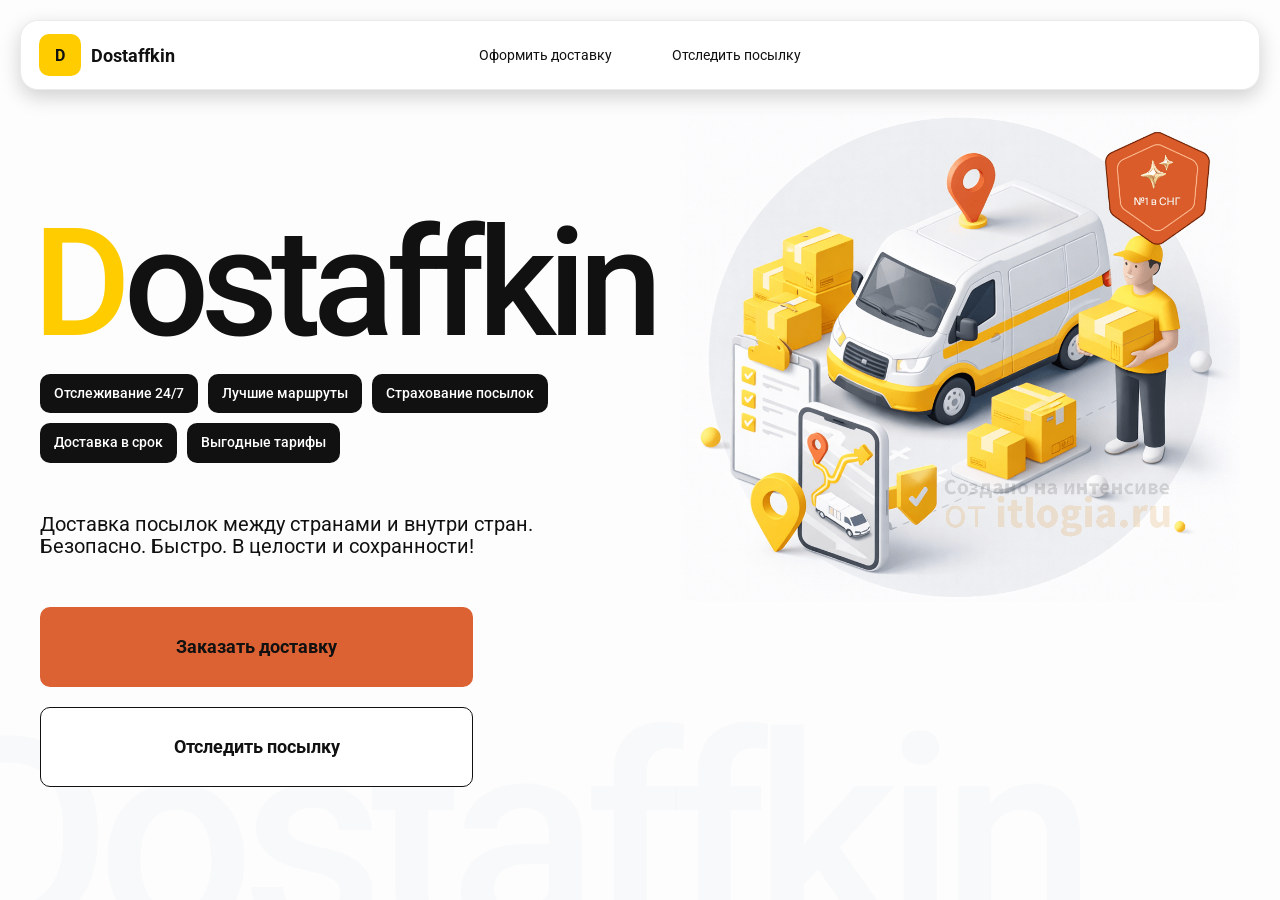
<file: index.html>
<!DOCTYPE html>
<html lang="ru">
<head>
    <meta charset="UTF-8">
    <meta name="viewport" content="width=device-width,initial-scale=1,maximum-scale=1,user-scalable=0"/>
    <title>Dostaffkin — Доставка посылок между странами и внутри стран. Безопасно. Быстро. В целости и
        сохранности!</title>

    <link rel="stylesheet" href="styles/base.css"/>
    <link rel="stylesheet" href="styles/base_adaptive.css"/>
    <link rel="stylesheet" href="styles/index.css"/>
    <link rel="stylesheet" href="styles/index_adaptive.css"/>
</head>
<body>

<div class="container">

    <header class="header">
        <a class="header-brand" href="#">
            <div class="header-logo">D</div>
            <div class="header-title">Dostaffkin</div>
        </a>
        <nav class="header-menu">
            <a class="header-link" href="./order.html">Оформить <span>доставку</span></a>
            <a class="header-link" href="./track.html">Отследить <span>посылку</span></a>
        </nav>
    </header>

    <main class="main">
        <section class="main-info">
            <div class="main-title">
                <span>D</span>ostaffkin
            </div>
            <div class="main-features">
                <div class="main-feature">Отслеживание 24/7</div>
                <div class="main-feature">Лучшие маршруты</div>
                <div class="main-feature">Страхование посылок</div>
                <div class="main-feature">Доставка в срок</div>
                <div class="main-feature">Выгодные тарифы</div>
            </div>
            <div class="main-description">
                Доставка посылок между странами и внутри стран.
                Безопасно. Быстро. В целости и сохранности!
            </div>
            <div class="main-actions">
                <a class="button" type="button" href="./order.html">Заказать доставку</a>
                <a class="button button-white" type="button" href="./track.html">Отследить посылку</a>
            </div>
        </section>
        <div class="main-title-ghost">Dostaffkin</div>
        <section class="main-image">
            <img src="images/main-image.png" alt="Main image"/>
        </section>
    </main>

</div>

</body>
</html>
</file>
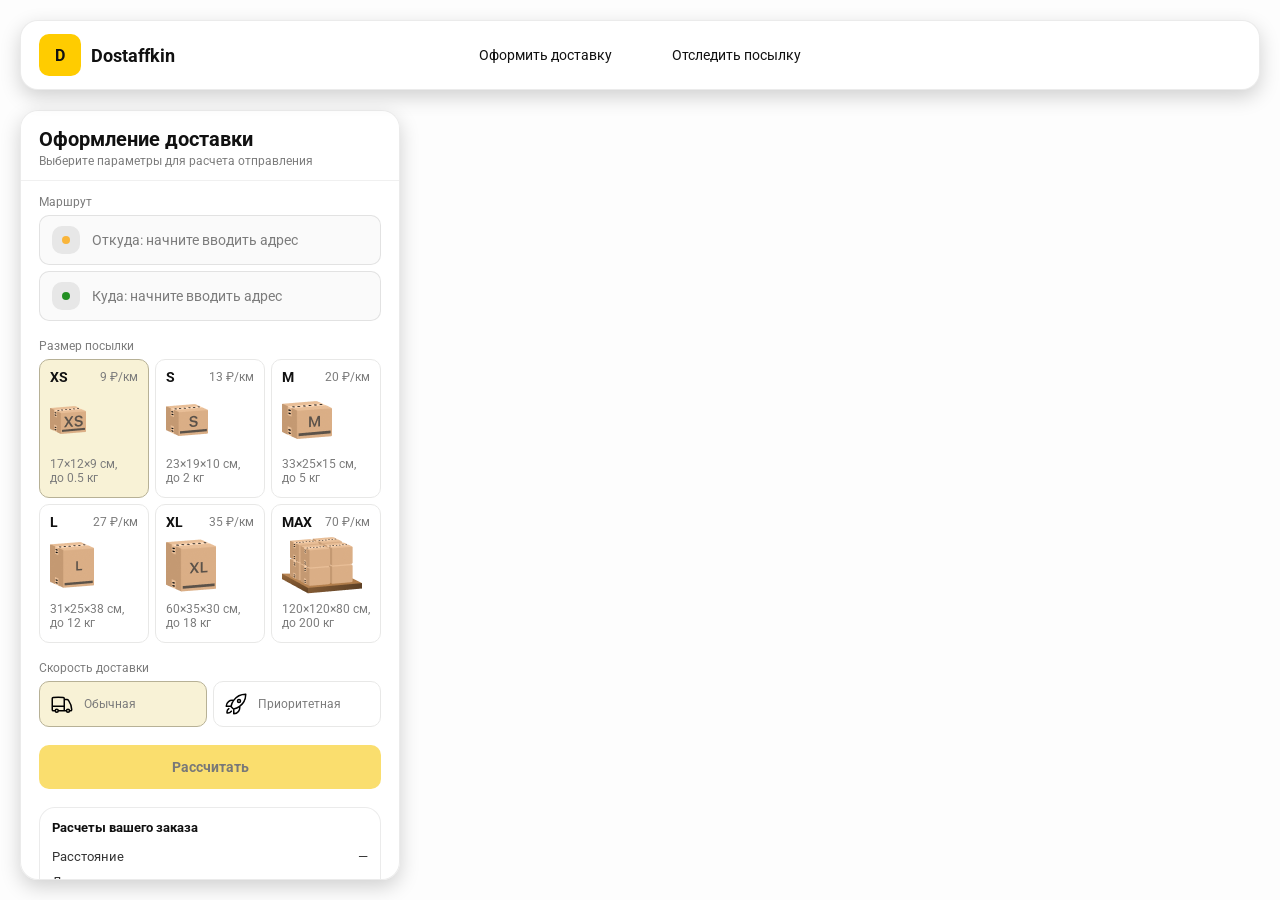
<file: order.html>
<!doctype html>
<html lang="ru">
<head>
    <meta charset="utf-8"/>
    <meta name="viewport" content="width=device-width,initial-scale=1,maximum-scale=1,user-scalable=0"/>
    <title>Оформление доставки</title>

    <link rel="stylesheet" href="styles/base.css"/>
    <link rel="stylesheet" href="styles/base_adaptive.css"/>

    <link rel="stylesheet" href="styles/order.css"/>
    <link rel="stylesheet" href="styles/order_adaptive.css"/>

    <script src="https://api-maps.yandex.ru/2.1/?lang=ru_RU&apikey=281306ed-1cef-46ac-9d2d-6e76b0856dc1&suggest_apikey=db7b5dc1-58e1-4e07-a41d-57877790d0ab" type="text/javascript"></script>
</head>
<body>

<div id="map"></div>

<header class="header">
    <a class="header-brand" href="./index.html">
        <div class="header-logo">D</div>
        <div class="header-title">Dostaffkin</div>
    </a>
    <nav class="header-menu">
        <a class="header-link" href="#">Оформить <span>доставку</span></a>
        <a class="header-link" href="./track.html">Отследить <span>посылку</span></a>
    </nav>
</header>

<aside class="main" id="sidebar">
    <div class="main-header">
        <div class="main-title">Оформление доставки</div>
        <div class="main-text">Выберите параметры для расчета отправления</div>
    </div>

    <div class="main-content">
        <div class="main-route">
            <div class="main-block-title">Маршрут</div>
            <div class="main-fields">
                <div class="main-field" id="fromField">
                    <div class="main-pin"></div>
                    <input id="from" placeholder="Откуда: начните вводить адрес" autocomplete="off"/>
                    <div class="main-ac" id="fromAc" role="listbox" aria-label="Подсказки адресов"></div>
                </div>

                <div class="main-field" id="toField">
                    <div class="main-pin"></div>
                    <input id="to" placeholder="Куда: начните вводить адрес" autocomplete="off"/>
                    <div class="main-ac" id="toAc" role="listbox" aria-label="Подсказки адресов"></div>
                </div>
            </div>
        </div>
        <div class="main-package">
            <div class="main-block-title">Размер посылки</div>

            <div class="main-sizes">
                <div class="main-size-card is-active" data-value="xs">
                    <div class="main-size-top">
                        <div class="main-size-label">XS</div>
                        <div class="main-size-rate">9 ₽/км</div>
                    </div>
                    <div class="main-size-media">
                        <img src="images/sizes/xs.png" alt="Короб XS"/>
                    </div>
                    <div class="main-size-description">17×12×9 см,<br>до 0.5 кг</div>
                </div>

                <div class="main-size-card" data-value="s">
                    <div class="main-size-top">
                        <div class="main-size-label">S</div>
                        <div class="main-size-rate">13 ₽/км</div>
                    </div>
                    <div class="main-size-media">
                        <img src="images/sizes/s.png" alt="Короб S"/>
                    </div>
                    <div class="main-size-description">23×19×10 см,<br>до 2 кг</div>
                </div>

                <div class="main-size-card" data-value="m">
                    <div class="main-size-top">
                        <div class="main-size-label">M</div>
                        <div class="main-size-rate">20 ₽/км</div>
                    </div>
                    <div class="main-size-media">
                        <img src="images/sizes/m.png" alt="Короб M"/>
                    </div>
                    <div class="main-size-description">33×25×15 см,<br>до 5 кг</div>
                </div>

                <div class="main-size-card" data-value="l">
                    <div class="main-size-top">
                        <div class="main-size-label">L</div>
                        <div class="main-size-rate">27 ₽/км</div>
                    </div>
                    <div class="main-size-media">
                        <img src="images/sizes/l.png" alt="Короб L"/>
                    </div>
                    <div class="main-size-description">31×25×38 см,<br>до 12 кг</div>
                </div>

                <div class="main-size-card" data-value="xl">
                    <div class="main-size-top">
                        <div class="main-size-label">XL</div>
                        <div class="main-size-rate">35 ₽/км</div>
                    </div>
                    <div class="main-size-media">
                        <img src="images/sizes/xl.png" alt="Короб XL"/>
                    </div>
                    <div class="main-size-description">60×35×30 см,<br>до 18 кг</div>
                </div>

                <div class="main-size-card" data-value="max">
                    <div class="main-size-top">
                        <div class="main-size-label">MAX</div>
                        <div class="main-size-rate">70 ₽/км</div>
                    </div>
                    <div class="main-size-media main-size-media-palleta">
                        <img src="images/sizes/max.png" alt="Паллета"/>
                    </div>
                    <div class="main-size-description">120×120×80 см,<br>до 200 кг</div>
                </div>
            </div>
        </div>

        <div class="main-speed">
            <div class="main-block-title">Скорость доставки</div>

            <div class="main-speeds">
                <div class="main-speed-card is-active" data-value="regular">
                    <img class="main-speed-media" src="images/icons/regular.svg" alt="Regular"/>
                    <div class="main-speed-description">Обычная</div>
                </div>
                <div class="main-speed-card" data-value="fast">
                    <img class="main-speed-media" src="images/icons/fast.svg" alt="Fast"/>
                    <div class="main-speed-description">Приоритетная</div>
                </div>

            </div>
        </div>

        <div class="main-calculate-block">
            <button id="calc" class="button calculate-button" type="button" disabled>Рассчитать</button>
        </div>
        <div class="main-result" id="result">
            <div class="main-result-title">Расчеты вашего заказа</div>
            <div class="main-result-lines">
                <div class="main-result-line"><span>Расстояние</span><span id="distanceValue">—</span></div>
                <div class="main-result-line"><span>Доставим через</span><span id="durationValue">—</span></div>
                <div class="main-result-line"><span>Тариф</span><span id="rateValue">—</span></div>
            </div>
            <div class="main-price">
                <div class="main-price-label">Итого</div>
                <div class="main-price-value" id="totalValue">—</div>
            </div>
        </div>
        <div class="main-order-box">
            <div class="main-order-form" id="orderForm">
                <div class="main-order-title">Оформление доставки</div>
                <div class="main-block-info-row">
                    <div class="main-block-title">Контакты</div>
                    <div class="order-fields">
                        <div class="main-field">
                            <input id="customerName" placeholder="Ваше имя" autocomplete="off"/>
                        </div>
                        <div class="main-field">
                            <input id="customerPhone" placeholder="Ваш телефон" autocomplete="off" inputmode="tel"/>
                        </div>
                    </div>
                </div>
                <div class="main-block-info-row extra-info">
                    <div class="main-block-title">Дополнительная информация</div>
                    <div class="main-field textarea">
                        <textarea id="comment" placeholder="Детали доставки и комментарии"></textarea>
                    </div>
                </div>
                <button id="submit" class="button main-submit-request" type="button" disabled>Отправить
                    заявку
                </button>
            </div>

            <div class="main-order-success" id="orderSuccess">
                <div class="main-success-icon">✓</div>
                <div class="main-success-title">Заявка отправлена!</div>
                <div class="main-success-title">Номер отправления – <span id="orderId"></span></div>
                <div class="main-success-subtitle">Мы скоро свяжемся с вами</div>
            </div>
        </div>
    </div>

</aside>

<script src="scripts/order.js"></script>

</body>
</html>
</file>
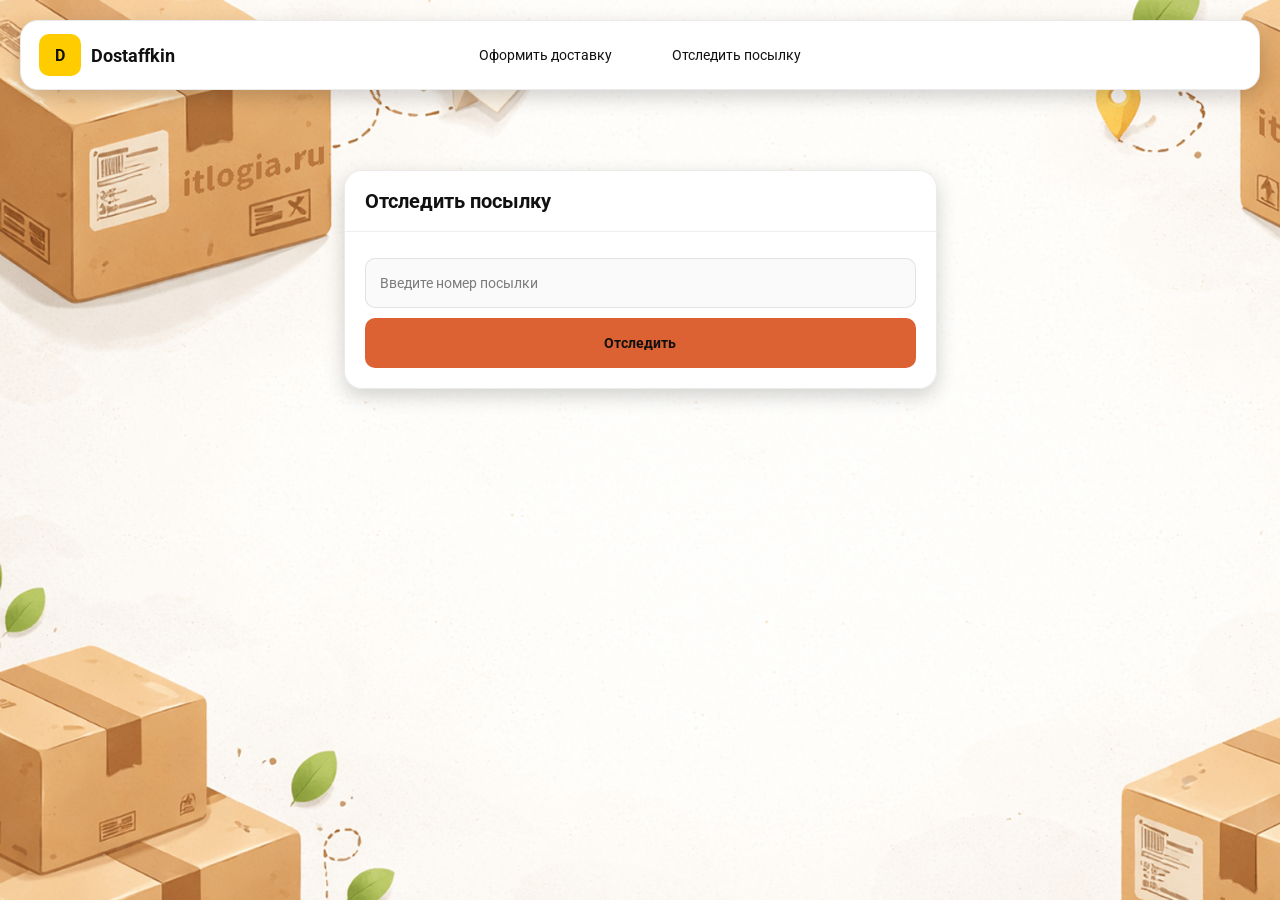
<file: track.html>
<!doctype html>
<html lang="ru">
<head>
    <meta charset="utf-8"/>
    <meta name="viewport" content="width=device-width,initial-scale=1,maximum-scale=1,user-scalable=0"/>
    <title>Отследить посылку</title>
    <link rel="stylesheet" href="styles/base.css"/>
    <link rel="stylesheet" href="styles/base_adaptive.css"/>

    <link rel="stylesheet" href="styles/track.css"/>
    <link rel="stylesheet" href="styles/track_adaptive.css"/>
</head>
<body>

<div class="container">

    <header class="header">
        <a class="header-brand" href="./index.html">
            <div class="header-logo">D</div>
            <div class="header-title">Dostaffkin</div>
        </a>
        <nav class="header-menu">
            <a class="header-link" href="./order.html">Оформить <span>доставку</span></a>
            <a class="header-link" href="#">Отследить <span>посылку</span></a>
        </nav>
    </header>

    <main class="track-content">

        <section class="track-card track-search">
            <div class="track-title">Отследить посылку</div>
            <div class="track-action">
                <div class="main-field track-field">
                    <input id="trackNumber" placeholder="Введите номер посылки" autocomplete="off"/>
                </div>
                <button id="trackButton" class="button track-button" type="button">Отследить</button>
            </div>
        </section>

        <section class="track-card track-result" id="trackResult">
            <div class="track-result-header">
                <div class="track-id" id="trackIdValue"></div>
                <div class="track-routes">
                    <div class="track-route">
                        <div class="track-route-pin">
                            <svg xmlns="http://www.w3.org/2000/svg" fill="none" viewBox="0 0 24 24" stroke-width="1.5"
                                 stroke="orange" class="size-6">
                                <path stroke-linecap="round" stroke-linejoin="round"
                                      d="M15 10.5a3 3 0 1 1-6 0 3 3 0 0 1 6 0Z"/>
                                <path stroke-linecap="round" stroke-linejoin="round"
                                      d="M19.5 10.5c0 7.142-7.5 11.25-7.5 11.25S4.5 17.642 4.5 10.5a7.5 7.5 0 1 1 15 0Z"/>
                            </svg>
                        </div>
                        <div class="track-route-address" id="trackFromValue">
                            Откуда: Москва, улица Арбат, 1
                        </div>
                    </div>
                    <div class="track-route track-route-arrow">
                        <svg xmlns="http://www.w3.org/2000/svg" fill="none" viewBox="0 0 24 24" stroke-width="1.5"
                             stroke="currentColor" class="size-6">
                            <path stroke-linecap="round" stroke-linejoin="round"
                                  d="M19.5 13.5 12 21m0 0-7.5-7.5M12 21V3"/>
                        </svg>
                    </div>
                    <div class="track-route">
                        <div class="track-route-pin">
                            <svg xmlns="http://www.w3.org/2000/svg" fill="none" viewBox="0 0 24 24" stroke-width="1.5"
                                 stroke="green" class="size-6">
                                <path stroke-linecap="round" stroke-linejoin="round"
                                      d="M15 10.5a3 3 0 1 1-6 0 3 3 0 0 1 6 0Z"/>
                                <path stroke-linecap="round" stroke-linejoin="round"
                                      d="M19.5 10.5c0 7.142-7.5 11.25-7.5 11.25S4.5 17.642 4.5 10.5a7.5 7.5 0 1 1 15 0Z"/>
                            </svg>
                        </div>
                        <div class="track-route-address" id="trackToValue">
                            Куда: Минск, проспект Независимости, 58
                        </div>
                    </div>
                </div>
            </div>
            <div class="track-info">
                <div class="track-status-title">Статус данной посылки:</div>
                <div class="track-status-list" id="trackStatusList"></div>
            </div>
        </section>

    </main>

</div>

<script src="scripts/track.js"></script>

</body>
</html>
</file>
<file: styles/base.css>
*, *::before, *::after {
    box-sizing: border-box;
}

@font-face {
    font-family: "Roboto";
    src: url("../fonts/Roboto-Regular.ttf");
    font-weight: normal;
}

@font-face {
    font-family: "Roboto";
    src: url("../fonts/Roboto-Bold.ttf");
    font-weight: bold;
}

@font-face {
    font-family: "Roboto";
    src: url("../fonts/Roboto-Medium.ttf");
    font-weight: 500;
}

html, body {
    margin: 0;
    color: #111111;
    font-family: "Roboto", sans-serif;
}

body {
    background: #FDFDFD;
}

.header {
    border-radius: 18px;
    box-shadow: 0 7px 20px 0 #0000002E;
    backdrop-filter: blur(10px);
    background: #ffffff;
    left: 20px;
    border: 1px solid rgba(0, 0, 0, 0.08);
    position: fixed;
    right: 20px;
    top: 20px;
    padding: 14px 18px;
    height: 70px;
    display: flex;
    align-items: center;
    z-index: 6;
}

.header-brand {
    display: flex;
    align-items: center;
    text-decoration: none;
    gap: 10px;
}

.header-logo {
    width: 42px;
    height: 42px;
    border-radius: 10px;
    background: #FFCC00;
    display: grid;
    place-items: center;
    font-weight: bold;
    color: #111;
}

.header-title {
    font-size: 18px;
    font-weight: bold;
    color: #111111;
    text-decoration: none;
}

.header-menu {
    display: flex;
    align-items: center;
    gap: 60px;
    margin: 0;
    position: absolute;
    left: 50%;
    transform: translateX(-50%);
}

.header-link {
    font-size: 14px;
    color: #111111;
    text-decoration: none;
}

.button {
    border: 0;
    outline: none;
    height: 44px;
    border-radius: 10px;
    font-size: 14px;
    font-weight: bold;
    cursor: pointer;
    font-family: inherit;
    transition: transform .08s ease, opacity .12s ease;
    background: #DC6133;
    color: #111111;
    text-align: center;
    text-decoration: none;
}

.button:hover {
    background-color: #E5BC19;
}

.button:disabled {
    cursor: not-allowed;
    background-color: #FADE6E;
    color: #787878;
    transform: none;
}

.button.button-white {
    background: #ffffff;
    border: 1px solid #111111;
}

.button.button-white:hover {
    background: rgb(241 241 241);
}

.main-field {
    display: flex;
    align-items: center;
    margin-top: 6px;
    gap: 10px;
    border: 1px solid #1111111A;
    background: #FAFAFA;
    border-radius: 10px;
    padding: 10px 12px;
    position: relative;
    box-sizing: border-box;
    height: 50px;
}

.main-field.textarea {
    height: auto;
}

.main-pin {
    width: 28px;
    height: 28px;
    border-radius: 10px;
    background: rgba(17, 17, 17, 0.08);
    display: grid;
    place-items: center;
    flex: 0 0 auto;
    position: relative;
}

.main-pin::before {
    content: "";
    width: 8px;
    height: 8px;
    border-radius: 999px;
    background: orange;
    opacity: .75;
    display: block;
}

.main-field:last-child .main-pin::before {
    background: green;
    opacity: .85;
}

input, textarea {
    width: 100%;
    border: 0;
    outline: none;
    background: transparent;
    font-size: 14px;
    color: #111111;
    font-family: inherit;
}

textarea {
    resize: vertical;
    min-height: 72px;
    padding: 2px 0;
}

input::placeholder, textarea::placeholder {
    color: #7C7C7C;
}

.main-field:focus-within {
    border-color: rgba(0, 0, 0, 0.20);
    box-shadow: 0 0 0 4px rgba(255, 204, 0, 0.35);
    background: rgba(255, 255, 255, 0.75);
}
</file>
<file: styles/base_adaptive.css>
@media (max-width: 767px) {
    .header {
        left: 10px;
        right: 10px;
        top: 10px;
    }

    .header-link span {
        display: none;
    }

    .header-menu {
        gap: 20px;
        justify-content: flex-start;
        margin: 0 0 0 30px;
        position: static;
        transform: none;
    }
}

@media (max-width: 420px) {
    .header-title {
        display: none;
    }
}

@media (max-width: 374px) {
    .header-menu {
        gap: 10px;
        margin: 0 0 0 10px;
    }
}
</file>
<file: styles/index.css>
.container {
    overflow: hidden;
    min-height: 100vh;
}

.main {
    padding: 111px 40px 40px;
    position: relative;
    display: flex;
}

.main-info {
    max-width: 840px;
    width: 100%;
    position: relative;
}

.main-title {
    margin-top: 98px;
    font-weight: 500;
    font-size: 200px;
    line-height: 1;
    letter-spacing: -0.05em;
    color: #111111;
    left: -15px;
    position: relative;
}

.main-title span {
    color: #ffcc00;
}

.main-features {
    margin-top: 15px;
    display: flex;
    flex-wrap: wrap;
    gap: 10px;
}

.main-feature {
    background: #111111;
    color: #ffffff;
    padding: 12px 14px;
    font-weight: 500;
    font-size: 14px;
    line-height: 1.1;
    border-radius: 10px;
}
.main-description {
    margin-top: 50px;
    max-width: 500px;
    font-size: 20px;
    line-height: 1.1;
    color: #111111;
}

.main-actions {
    margin-top: 50px;
    display: flex;
    flex-direction: column;
    gap: 20px;
}

.main-actions .button {
    height: 80px;
    width: 433px;
    font-size: 18px;
    font-weight: bold;
    place-items: center;
    display: grid;
}

.main-title-ghost {
    position: absolute;
    z-index: -1;
    left: -70px;
    bottom: -150px;
    font-weight: 500;
    font-size: 278px;
    line-height: 1;
    letter-spacing: -0.05em;
    color: #ECEDF04D;
}

.main-image {
    width: 1024px;
    top: 100px;
    z-index: -2;
}

.main-image img {
    width: 100%;
    max-width: 1024px;
    height: auto;
    display: block;
}
</file>
<file: styles/index_adaptive.css>
@media (max-width: 1760px) {
    .main-title {
        font-size: 150px;
        left: -7px;
    }

    .main-info {
        max-width: 640px;
    }
}

@media (max-width: 1200px) {
    .main-info {
        max-width: 540px;
    }

    .main {
        padding: 111px 20px 20px;
    }

    .main-title {
        font-size: 120px;
        left: -4px;
    }

    .main-title-ghost {
        font-size: 220px;
    }
}

@media (max-width: 1024px) {
    .main-title {
        margin-top: 30px;
    }

    .main {
        flex-direction: column-reverse;
    }

    .main-image {
        max-width: 350px;
        position: absolute;
        left: 370px;
        top: 370px;
    }

    .main-info {
        max-width: 100%;
    }

    .main-actions {
        gap: 10px;
    }

    .main-actions .button {
        height: 50px;
        font-size: 14px;
        width: auto;
        max-width: 300px;
    }

    .main-description {
        max-width: 350px;
    }
}

@media (max-width: 570px) {
    .main-title {
        font-size: 88px;
    }

    .main-description {
        max-width: 100%
    }

    .main-actions {
        width: 100%;
    }

    .main-actions .button {
        width: 100%;
        max-width: 100%
    }

    .main-image {
        max-width: 650px;
        position: absolute;
        left: 170px;
        top: 70px;
        opacity: 0.2;
    }
}

@media (max-width: 400px) {
    .main-title {
        font-size: 70px;
    }
}
</file>
<file: styles/order.css>
#map {
    /*background-image: url("../images/order-bg.png");*/
    /*background-size: cover;*/
    position: fixed;
    inset: 0;
}

.main {
    border-radius: 18px;
    box-shadow: 0 7px 20px 0 #0000002E;
    backdrop-filter: blur(10px);
    background: rgba(255, 255, 255, 0.96);
    left: 20px;
    border: 1px solid rgba(0, 0, 0, 0.08);
    position: fixed;
    top: 110px;
    bottom: 20px;
    width: 380px;
    display: flex;
    flex-direction: column;
    overflow: hidden;
    z-index: 5;
}

.main-header {
    padding: 18px 18px 12px 18px;
    border-bottom: 1px solid rgba(0, 0, 0, 0.06);
    display: flex;
    flex-direction: column;
}

.main-title {
    font-size: 20px;
    line-height: 100%;
    font-weight: bold;
}

.main-text {
    font-size: 12px;
    margin-top: 5px;
    color: #7C7C7C;
}

.main-content {
    padding: 14px 18px 18px 18px;
    overflow: auto;
    scrollbar-width: none;
    display: flex;
    flex-direction: column;
    gap: 18px;
    flex: 1;
}

.main-block-title {
    font-size: 12px;
    color: #7C7C7C;
}

.main-route .main-block-title,
.main-package .main-block-title {
    margin-bottom: 6px;
}

.main-sizes {
    display: grid;
    gap: 6px;
    grid-template-columns: repeat(3, 1fr);
}

.main-size-card {
    border: 1px solid #E8E8E7;
    background: #FFFFFF;
    border-radius: 10px;
    padding: 10px;
    cursor: pointer;
    user-select: none;
    transition: transform .08s ease, border-color .12s ease, background .12s ease;
    min-height: 139px;
}

.main-size-card:hover {
    transform: translateY(-1px);
}

.main-size-card.is-active {
    background-color: #F8F2D6;
    border-color: #B7B196;
}

.main-size-top {
    display: flex;
    align-items: center;
    justify-content: space-between;
}

.main-size-label {
    font-weight: bold;
    font-size: 14px;
    color: #111111;
    line-height: 100%;
}

.main-size-rate {
    font-size: 12px;
    color: #7C7C7C;
    line-height: 100%;
}

.main-size-media {
    margin-top: 8px;
    height: 57px;
}

.main-size-description {
    margin-top: 8px;
    font-size: 12px;
    color: #7C7C7C;
    line-height: 1.2;
}

.calculate-button {
    width: 100%;
}

.main-result {
    border: 1px solid rgba(0, 0, 0, 0.08);
    background: rgba(255, 255, 255, 0.75);
    border-radius: 16px;
    padding: 12px;
    line-height: 1.25;
}

.main-result-title {
    font-weight: bold;
    font-size: 13px;
    color: #111111;
    margin-bottom: 13px;
}

.main-result-lines {
    gap: 8px;
    display: flex;
    flex-direction: column;
}

.main-result-line {
    font-size: 13px;
    color: rgba(17, 17, 17, 0.85);
    display: flex;
    justify-content: space-between;
}

.main-price {
    margin-top: 18px;
    padding-top: 10px;
    border-top: 1px dashed rgba(0, 0, 0, 0.12);
    display: flex;
    align-items: baseline;
    justify-content: space-between;
}

.main-price-label {
    font-size: 12px;
    color: rgba(17, 17, 17, 0.55);
}

.main-price-value {
    font-size: 20px;
    font-weight: bold;
    color: #111111;
    letter-spacing: -0.3px;
}

.main-order-box {
    background: #ffffff;
    border: 1px solid #E8E8E7;
    border-radius: 10px;
    padding: 12px;
}

.main-order-title {
    margin-bottom: 8px;
    font-weight: bold;
    font-size: 14px;
    color: #111111;
}

.main-block-info {
    display: flex;
    flex-direction: column;
    gap: 6px;
}

.order-fields {
    display: grid;
    grid-template-columns: 1fr 1fr;
    column-gap: 10px;
    margin-top: 6px;
}

.main-block-info-row.extra-info {
    display: block;
    margin-top: 13px;
}

.main-submit-request {
    width: 100%;
    margin-top: 6px;
}

.main-order-success {
    display: none;
    text-align: center;
    padding: 22px 12px;
    gap: 12px;
}

.main-order-success.is-visible {
    display: flex;
    flex-direction: column;
    align-items: center;
}

.main-success-icon {
    width: 56px;
    height: 56px;
    border-radius: 50%;
    background: #16a34a;
    color: #ffffff;
    display: grid;
    place-items: center;
    font-size: 30px;
}

.main-success-title {
    font-size: 14px;
    font-weight: bold;
    color: #111111;
}

.main-success-subtitle {
    font-size: 12px;
    color: rgba(17, 17, 17, 0.55);
    line-height: 1.3;
}

.main-speed .main-block-title {
    margin-bottom: 6px;
}

.main-speeds {
    display: grid;
    gap: 6px;
    grid-template-columns: repeat(2, 1fr);
}

.main-speed-card {
    border: 1px solid #E8E8E7;
    background: #FFFFFF;
    border-radius: 10px;
    padding: 10px;
    cursor: pointer;
    user-select: none;
    transition: transform .08s ease, border-color .12s ease, background .12s ease;
    display: flex;
    align-items: center;
    gap: 10px;
}

.main-speed-card:hover {
    transform: translateY(-1px);
}

.main-speed-card.is-active {
    background-color: #F8F2D6;
    border-color: #B7B196;
}

.main-speed-description {
    font-size: 12px;
    color: #7C7C7C;
    line-height: 1.2;
}
</file>
<file: styles/order_adaptive.css>
@media (max-width: 767px) {
    .main {
        left: 10px;
        right: 10px;
        top: 50%;
        bottom: 12px;
        width: auto;
        max-width: none;
    }
}

@media (max-width: 420px) {
    .main-sizes {
        grid-template-columns: repeat(2, 1fr);
    }
}
</file>
<file: styles/track.css>
.container {
    background: #F4F4F4 url("../images/track-bg.png");
    background-size: cover;
    min-height: 100vh;
    padding: 170px 0 50px 0;
}

.track-content {
    width: 593px;
    margin: 0 auto;
}

.track-card {
    width: 100%;
    border-radius: 18px;
    box-shadow: 0 7px 20px 0 #0000002E;
    backdrop-filter: blur(10px);
    background: rgba(255, 255, 255, 0.96);
    border: 1px solid rgba(0, 0, 0, 0.08);
}

.track-title {
    font-size: 20px;
    line-height: 100%;
    font-weight: bold;
    border-bottom: 1px solid #EEEEEE;
    padding: 20px;
}

.track-action {
    padding: 20px;
}

.track-button {
    width: 100%;
    height: 50px;
}

.track-field {
    margin-bottom: 10px;
}

.track-result {
    margin-top: 5px;
    display: none;
}

.track-result.is-visible {
    display: block;
}

.track-result-header {
    font-weight: bold;
    font-size: 14px;
    color: #111111;
    padding: 20px;
    border-bottom: 1px solid #EEEEEE;
}

.track-id {
    margin-bottom: 12px;
    font-size: 20px;
}

.track-routes {
    display: flex;
    flex-direction: column;
    gap: 10px;
    font-weight: normal;
}

.track-route {
    display: flex;
    align-items: center;
    gap: 10px;
}

.track-route-pin {
    width: 24px;
    height: 24px;
    flex-shrink: 0;
}

.track-route-arrow {
    padding: 15px 0;
    width: 24px;
    height: 24px;
}

.track-info {
    padding: 20px;
}

.track-status {
    display: flex;
    align-items: center;
    font-size: 12px;
    gap: 10px;
}

.track-status-title {
    font-size: 14px;
    color: #111111;
    margin-bottom: 20px;
}

.track-status-list {
    display: flex;
    flex-direction: column;
    gap: 15px;
}

.track-status-icon {
    width: 40px;
    height: 40px;
    border-radius: 50%;
    background: rgba(17, 17, 17, 0.08);
    display: grid;
    place-items: center;
    flex: 0 0 auto;
}

.track-status.created .track-status-icon {
    background-color: #F1CB00;
}

.track-status.in-way .track-status-icon {
    background-color: #F08A11;
}

.track-status.ready .track-status-icon {
    background-color: #A35D0A;
}

.track-status.done .track-status-icon {
    background-color: #37C93B;
}

.track-status-text {
    display: flex;
    align-items: center;
    justify-content: space-between;
    color: #111111;
    font-size: 12px;
    flex: 1;
}

.track-status-date {
    color: rgba(17, 17, 17, 0.55);
}
</file>
<file: styles/track_adaptive.css>
@media (max-width: 767px) {
    .container {
        padding: 130px 0 50px 0;
    }

    .track-content {
        width: 100%;
        padding-left: 10px;
        padding-right: 10px;
    }

    .track-result-header {
        padding: 20px;
    }
}
</file>
